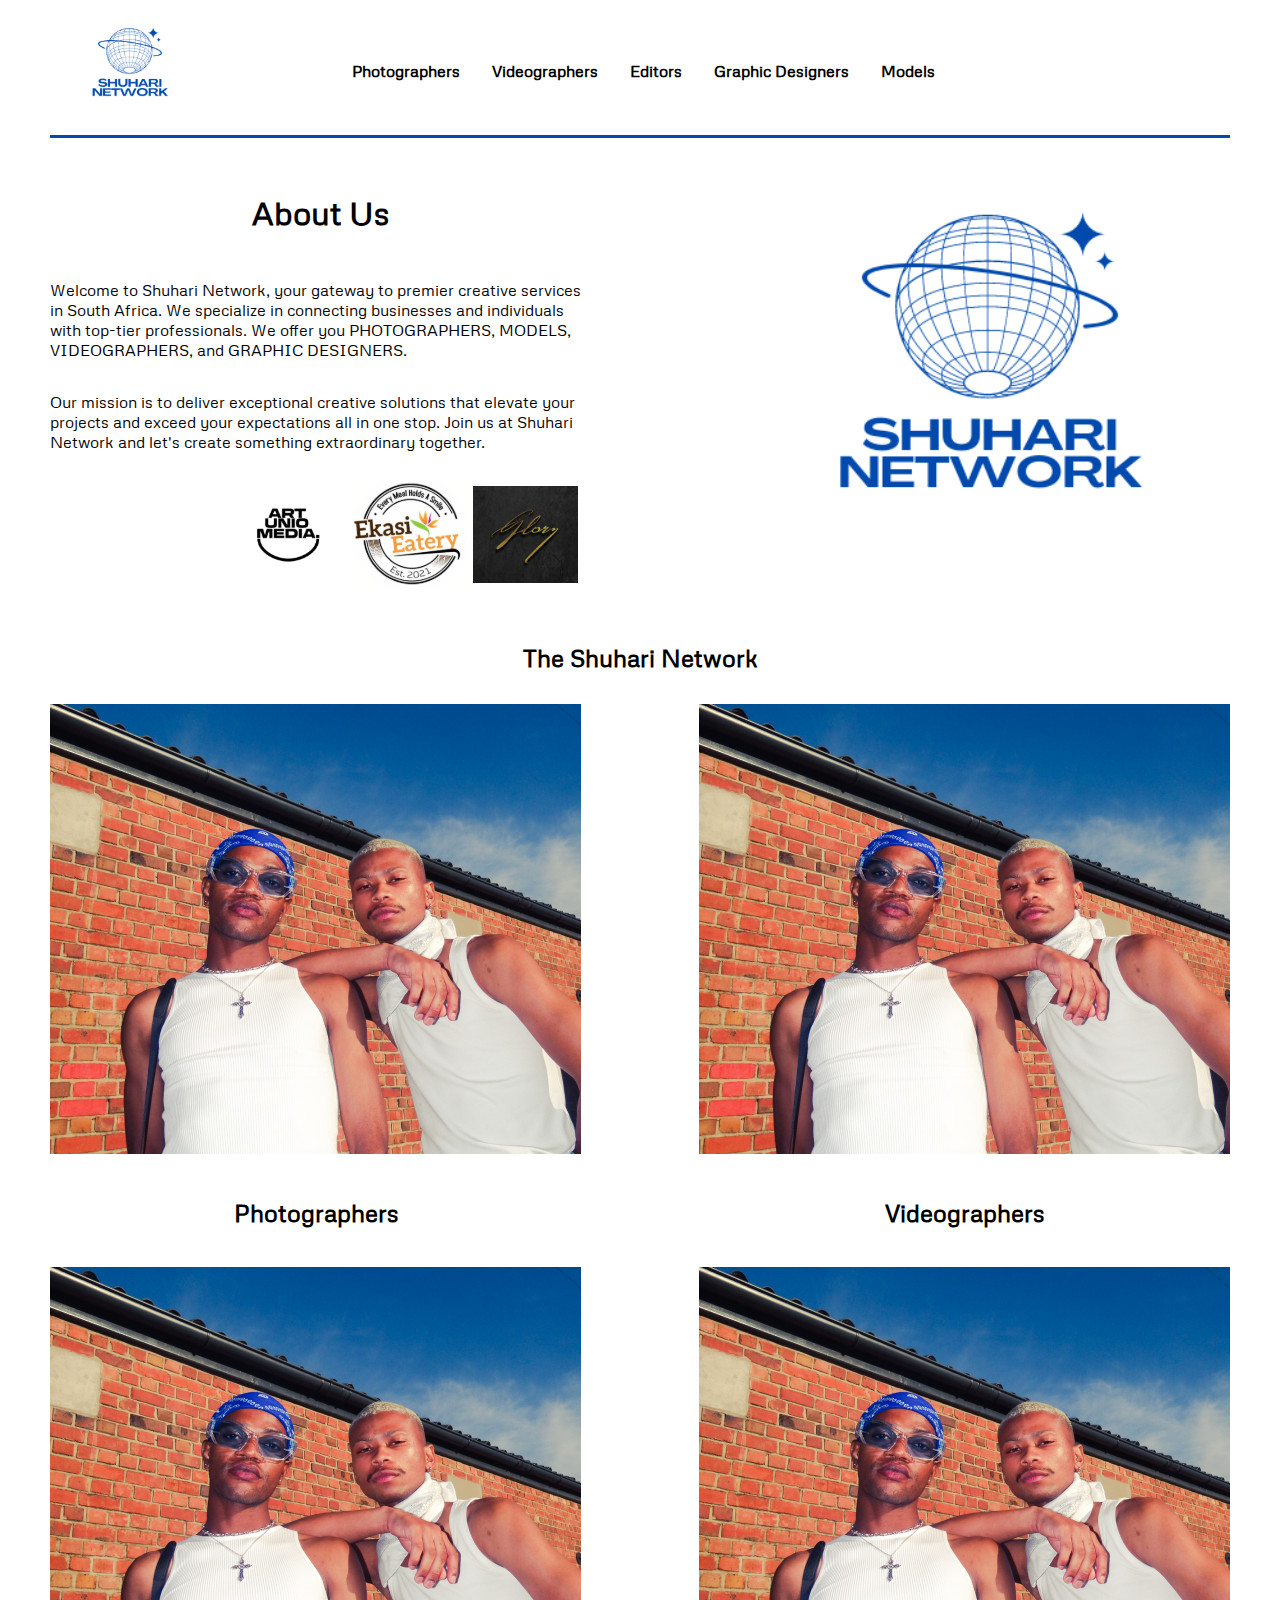
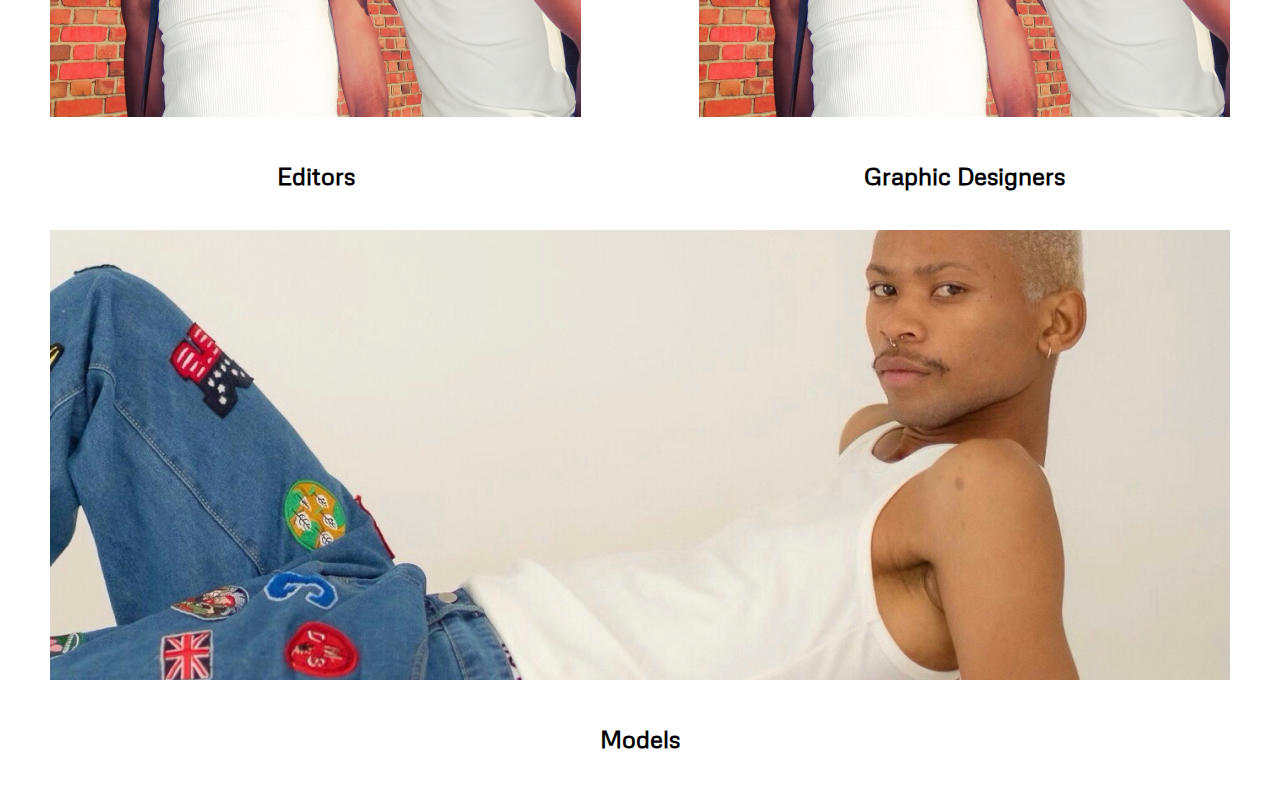
<file: index.html>
<!DOCTYPE html>
<html lang="en">
<link>
    <meta charset="UTF-8">
    <meta name="viewport" content="width=device-width, initial-scale=1.0">
    <title>Shuhari Network</title>
    <link rel="stylesheet" href="styles.css"></link>
</head>
<body>
    <!-- header -->
    <header>
        <div class="wrapper">
            <nav>
                <div class="logo"><a href="index.html"><img src="./images/logo.svg" alt="Logo"></a></div>
                <div class="nav-list">
                    <ul class="nav-items">
                        <li><a href="photographers.html"><h6>photographers</h6></a></li>
                        <li><a href="videosgrapher.html"><h6>videographers</h6></a></li>
                        <li><a href="editors.html"><h6>editors</h6></a></li>
                        <li><a href="graphicDesigner.html"><h6>graphic designers</h6></a></li>
                        <li><a href="models.html"><h6>models</h6></a></li>                        
                    </ul>
                </div>
                <div class="btn contact">contact us</div>
            </nav>
        </div>
    </header>
    <!-- end of header -->
    <!-- about -->
     <section class="wrapper">
        <div class="about-container">
            <div class="about-info">
                <h3>about us</h3>
                <p>Welcome to Shuhari Network, your gateway to premier creative services in South Africa. We specialize in connecting businesses and individuals with top-tier professionals. We offer you PHOTOGRAPHERS, MODELS, VIDEOGRAPHERS, and GRAPHIC DESIGNERS.</p>
                <p>Our mission is to deliver exceptional creative solutions that elevate your projects and exceed your expectations all in one stop. Join us at Shuhari Network and let's create something extraordinary together.</p>
                <div class="brands">
                    <img src="./images/brand1.svg" alt="">
                    <img src="./images/Ekasi Eatery.svg" alt="">
                    <img src="./images/Glory Wines.svg" alt="">
                </div>
            </div>
            <img src="./images/about pic.svg" alt="">
        </div>
     </section>
    <!-- end of about -->
     <!-- content -->
      <section class="wrapper">
        <h4>the shuhari Network</h4>
        <div class="content">
            <div class="card">
                <a href="photographers.html"><img src="./images/click to photographers.png" alt=""></a>
                <h5>photographers</h5>
            </div>
            <div class="card">
                <a href="videosgrapher.html"><img src="./images/click to photographers.png" alt=""></a>
                <h5>videographers</h5>
            </div>
        </div>
        <div class="content">
            <div class="card">
                <a href="editors.html"><img src="./images/click to photographers.png" alt=""></a>
                <h5>editors</h5>
            </div>
            <div class="card">
                <a href="graphicDesigner.html"><img src="./images/click to photographers.png" alt=""></a>
                <h5>graphic designers</h5>
            </div>
        </div>
        <div class="content">
            <div class="card-model">
                <a href="models.html"><img src="./images/click to editors.png" alt=""></a>
                <h5>models</h5>
            </div>
        </div>
          
        </div>
      </section>
     <!-- end of content -->
</body>
</html>
</file>
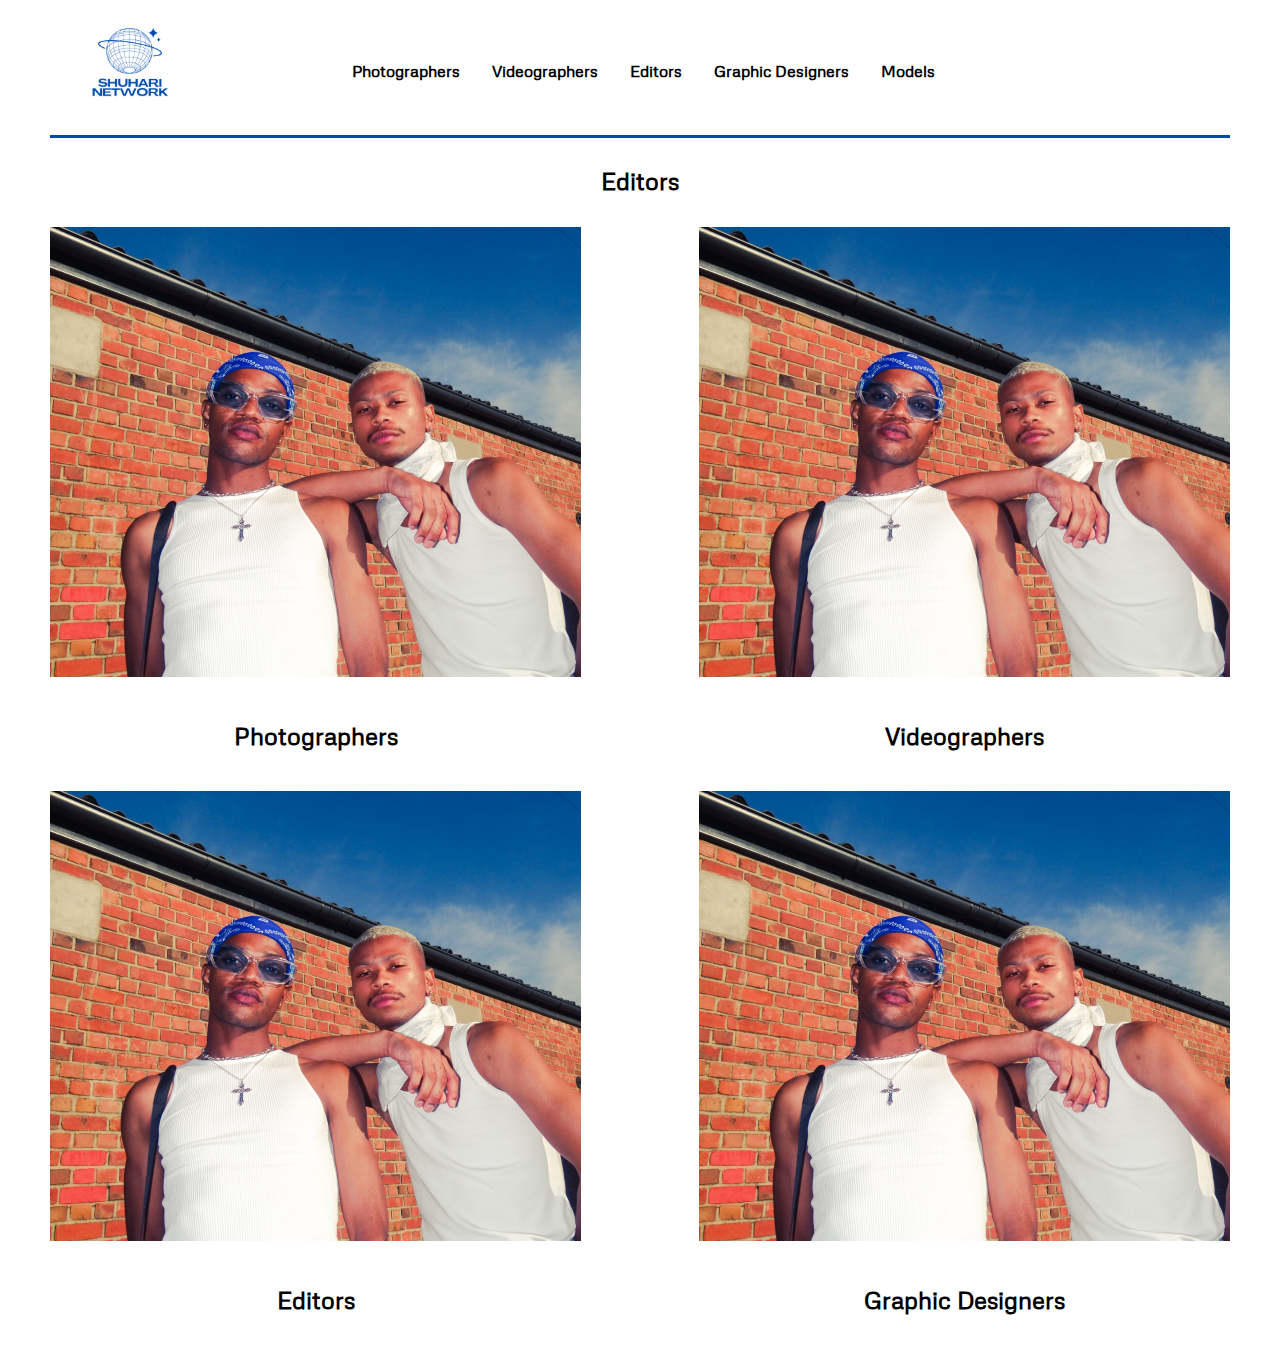
<file: editors.html>
<!DOCTYPE html>
<html lang="en">
<link>
    <meta charset="UTF-8">
    <meta name="viewport" content="width=device-width, initial-scale=1.0">
    <title>Shuhari Network</title>
    <link rel="stylesheet" href="styles.css"></link>
</head>
<body>
    <!-- header -->
    <header>
        <div class="wrapper">
            <nav>
                <div class="logo"><a href="index.html"><img src="./images/logo.svg" alt="Logo"></a></div>
                <div class="nav-list">
                    <ul class="nav-items">
                        <li><a href="photographers.html"><h6>photographers</h6></a></li>
                        <li><a href="videosgrapher.html"><h6>videographers</h6></a></li>
                        <li><a href="editors.html"><h6>editors</h6></a></li>
                        <li><a href="graphicDesigner.html"><h6>graphic designers</h6></a></li>
                        <li><a href="models.html"><h6>models</h6></a></li>                        
                    </ul>
                </div>
                <div class="btn contact">contact us</div>
            </nav>
        </div>
    </header>
    <!-- end of header -->
     <!-- editors -->
     <section class="wrapper">
        <h4>editors</h4>
        <div class="content">
            <div class="card">
                <a href="photographers.html"><img src="./images/click to photographers.png" alt=""></a>
                <h5>photographers</h5>
            </div>
            <div class="card">
                <a href="videosgrapher.html"><img src="./images/click to photographers.png" alt=""></a>
                <h5>videographers</h5>
            </div>
        </div>
        <div class="content">
            <div class="card">
                <a href="editors.html"><img src="./images/click to photographers.png" alt=""></a>
                <h5>editors</h5>
            </div>
            <div class="card">
                <a href="graphicDesigner.html"><img src="./images/click to photographers.png" alt=""></a>
                <h5>graphic designers</h5>
            </div>
        </div>
     <!-- end of editors -->
</file>
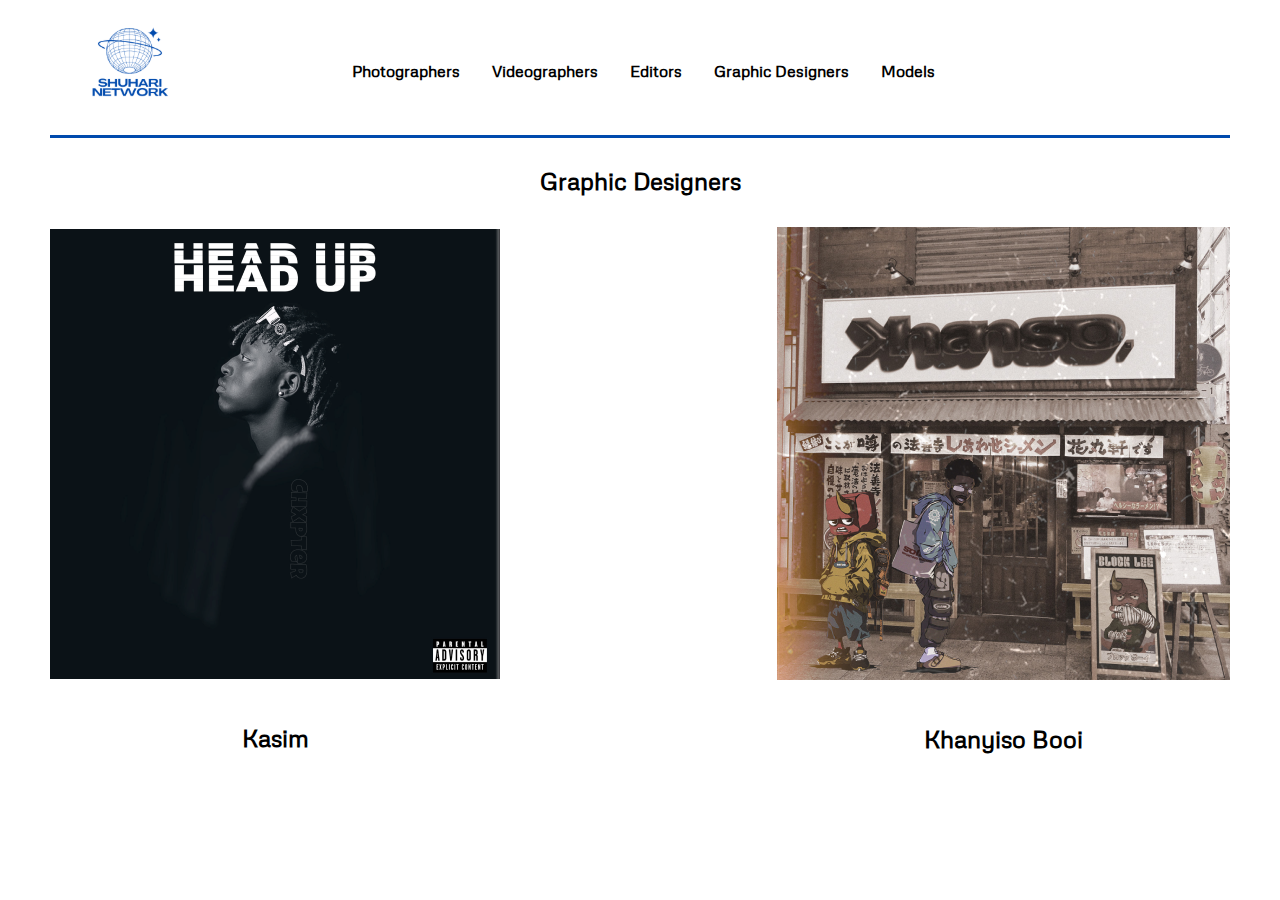
<file: graphicDesigner.html>
<!DOCTYPE html>
<html lang="en">
<link>
    <meta charset="UTF-8">
    <meta name="viewport" content="width=device-width, initial-scale=1.0">
    <title>Shuhari Network</title>
    <link rel="stylesheet" href="styles.css"></link>
</head>
<body>
    <!-- header -->
    <header>
        <div class="wrapper">
            <nav>
                <div class="logo"><a href="index.html"><img src="./images/logo.svg" alt="Logo"></a></div>
                <div class="nav-list">
                    <ul class="nav-items">
                        <li><a href="photographers.html"><h6>photographers</h6></a></li>
                        <li><a href="videosgrapher.html"><h6>videographers</h6></a></li>
                        <li><a href="editors.html"><h6>editors</h6></a></li>
                        <li><a href="graphicDesigner.html"><h6>graphic designers</h6></a></li>
                        <li><a href="models.html"><h6>models</h6></a></li>                        
                    </ul>
                </div>
                <div class="btn contact">contact us</div>
            </nav>
        </div>
    </header>
    <!-- end of header -->
     <!-- designers -->
     <section class="wrapper">
        <h4>graphic designers</h4>
        <div class="content">
            <div class="card">
                <a href="graphic designers/kasim.html"><img src="images/Kasim/Kasim.png" alt=""></a>
                <h5>kasim</h5>
            </div>
            <div class="card">
                <a href="graphic designers/khanyisoBooi.html"><img src="images/Khanyiso Booi/Khanso cooking.png" alt=""></a>
                <h5>Khanyiso Booi</h5>
            </div>
        </div>
       
     <!-- end of designers -->
</file>
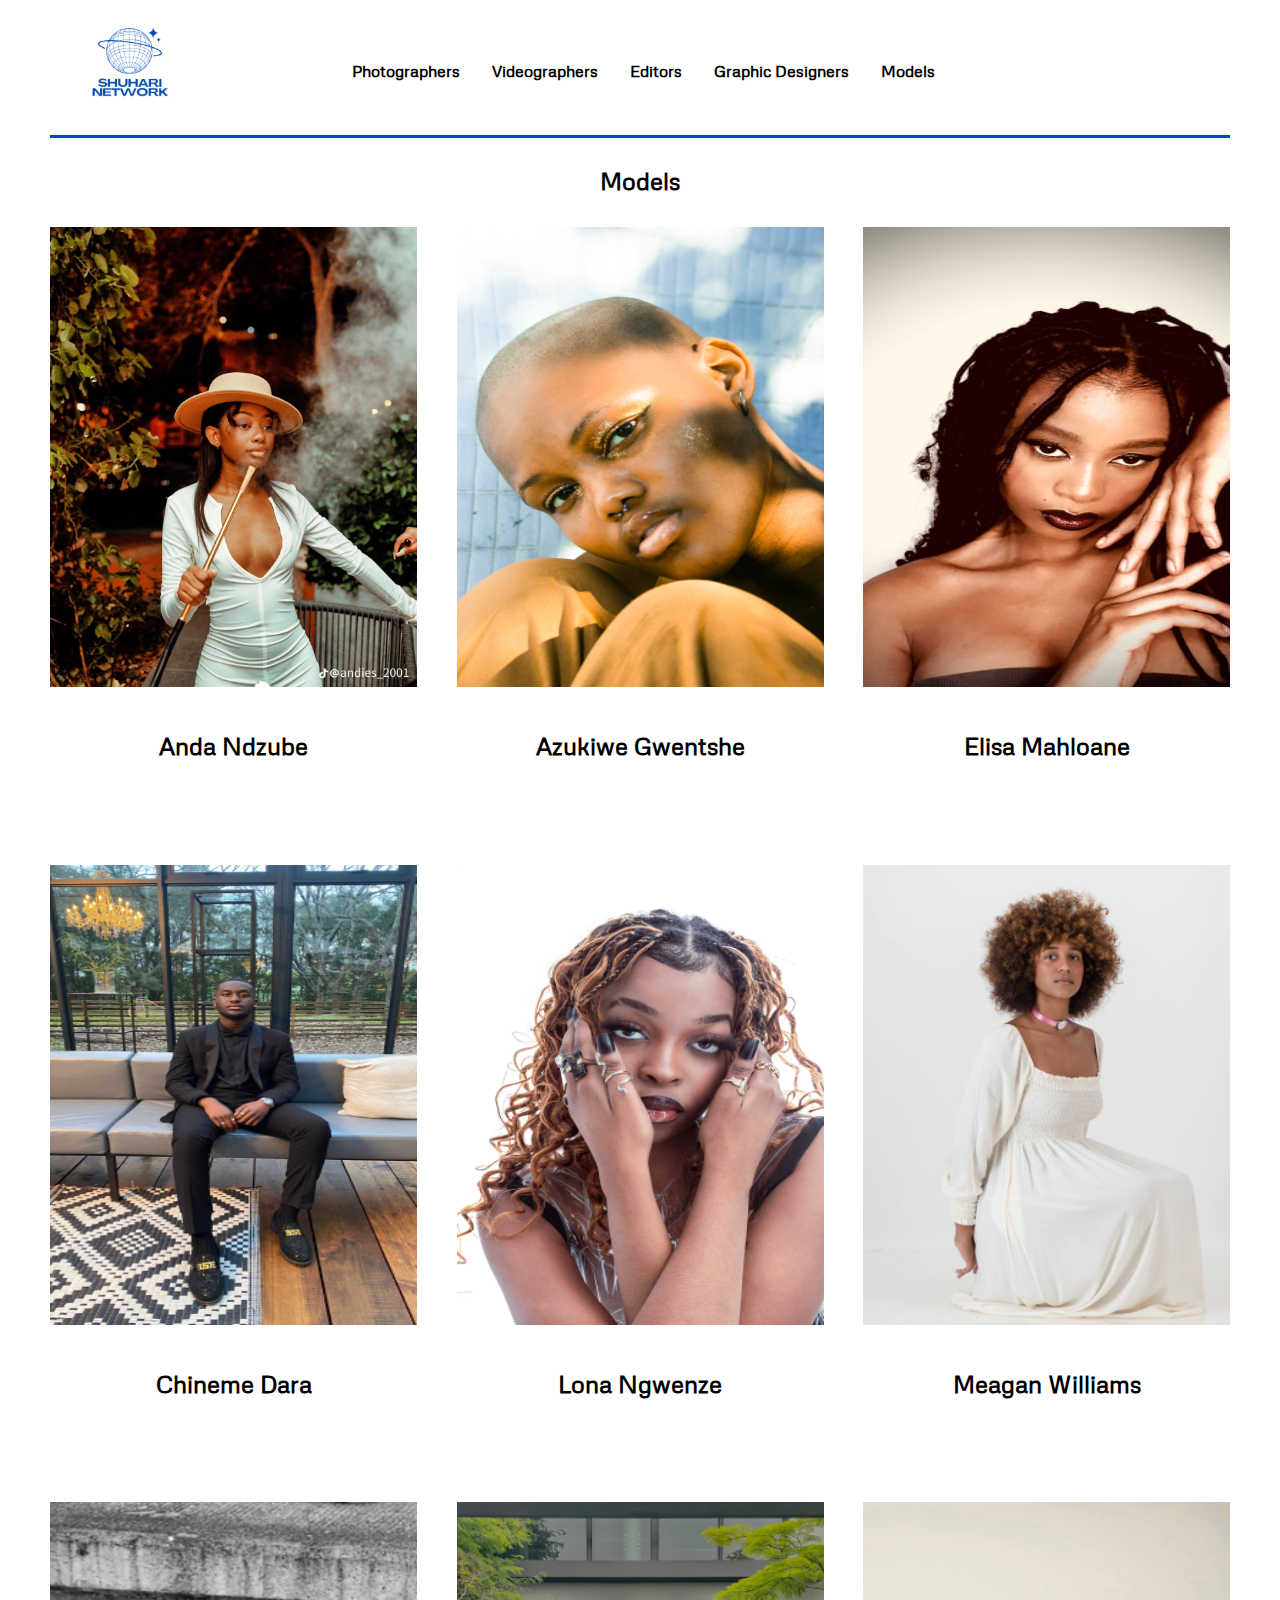
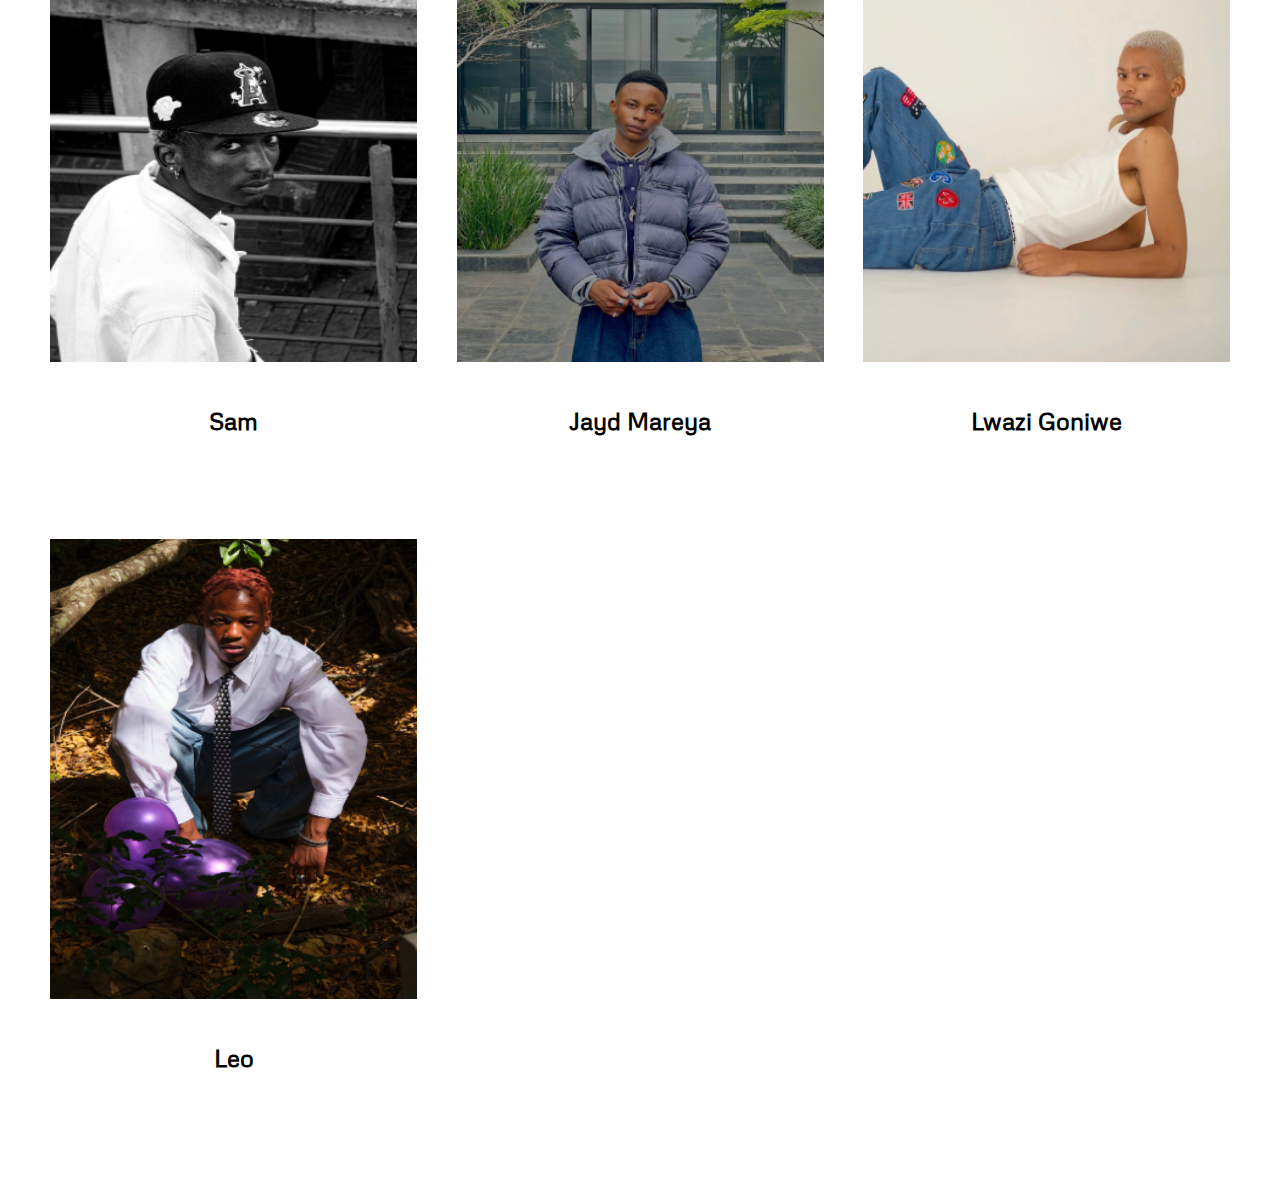
<file: models.html>
<!DOCTYPE html>
<html lang="en">
<link>
    <meta charset="UTF-8">
    <meta name="viewport" content="width=device-width, initial-scale=1.0">
    <title>Shuhari Network</title>
    <link rel="stylesheet" href="styles.css"></link>
</head>
<body>
    <!-- header -->
    <header>
        <div class="wrapper">
            <nav>
                <div class="logo"><a href="index.html"><img src="./images/logo.svg" alt="Logo"></a></div>
                <div class="nav-list">
                    <ul class="nav-items">
                        <li><a href="photographers.html"><h6>photographers</h6></a></li>
                        <li><a href="videosgrapher.html"><h6>videographers</h6></a></li>
                        <li><a href="editors.html"><h6>editors</h6></a></li>
                        <li><a href="graphicDesigner.html"><h6>graphic designers</h6></a></li>
                        <li><a href="models.html"><h6>models</h6></a></li>                        
                    </ul>
                </div>
                <div class="btn contact">contact us</div>
            </nav>
        </div>
    </header>
    <!-- end of header -->
     <!-- models -->
      <section class="wrapper">
        <h4>models</h4>
        <div class="model-container">
            <div class="model-card">
                <a href="#"><img src="images/Anda Ndzube/anda.svg" alt=""></a>
                <h5>anda ndzube</h5>
            </div>
            <div class="model-card">
                <a href="#"><img src="images/Azukiwe Gwentshe/Azukiwe Gwentshe.png" alt=""></a>
                <h5>Azukiwe Gwentshe</h5>
            </div>
            <div class="model-card">
                <a href="#"><img src="images/Elisa Mahloane/ELISA.png" alt=""></a>
                <h5>elisa Mahloane</h5>
            </div>
        </div>
        <div class="model-container">
            <div class="model-card">
                <a href="#"><img src="images/Chineme Dara/Chineme Dara.png" alt=""></a>
                <h5>Chineme Dara</h5>
            </div>
            <div class="model-card">
                <a href="#"><img src="images/Lona Ngwenze/Lona Ngwenze.png" alt=""></a>
                <h5>Lona Ngwenze</h5>
            </div>
            <div class="model-card">
                <a href="#"><img src="images/Meagan Williams/Meagan Williams.png" alt=""></a>
                <h5>Meagan Williams</h5>
            </div>
        </div>
        <div class="model-container">
            <div class="model-card">
                <a href="#"><img src="images/sam/sam.png" alt=""></a>
                <h5>sam</h5>
            </div>
            <div class="model-card">
                <a href="#"><img src="images/Jayd Mareya/Jayd Mareya.png" alt=""></a>
                <h5>Jayd Mareya</h5>
            </div>
            <div class="model-card">
                <a href="#"><img src="images/Lwazi Goniwe/Lwazi Goniwe.png" alt=""></a>
                <h5>Lwazi Goniwe</h5>
            </div>
        </div>
        <div class="model-container">
            <div class="model-card">
                <a href="#"><img src="images/leo/leo.png" alt=""></a>
                <h5>leo</h5>
            </div>
            <!-- <div class="model-card">
                <a href="#"><img src="" alt=""></a>
                <h5></h5>
            </div>
            <div class="model-card">
                <a href="#"><img src="" alt=""></a>
                <h5></h5>
            </div> -->
        </div>
              
      </section>
     <!-- end of models -->
</file>
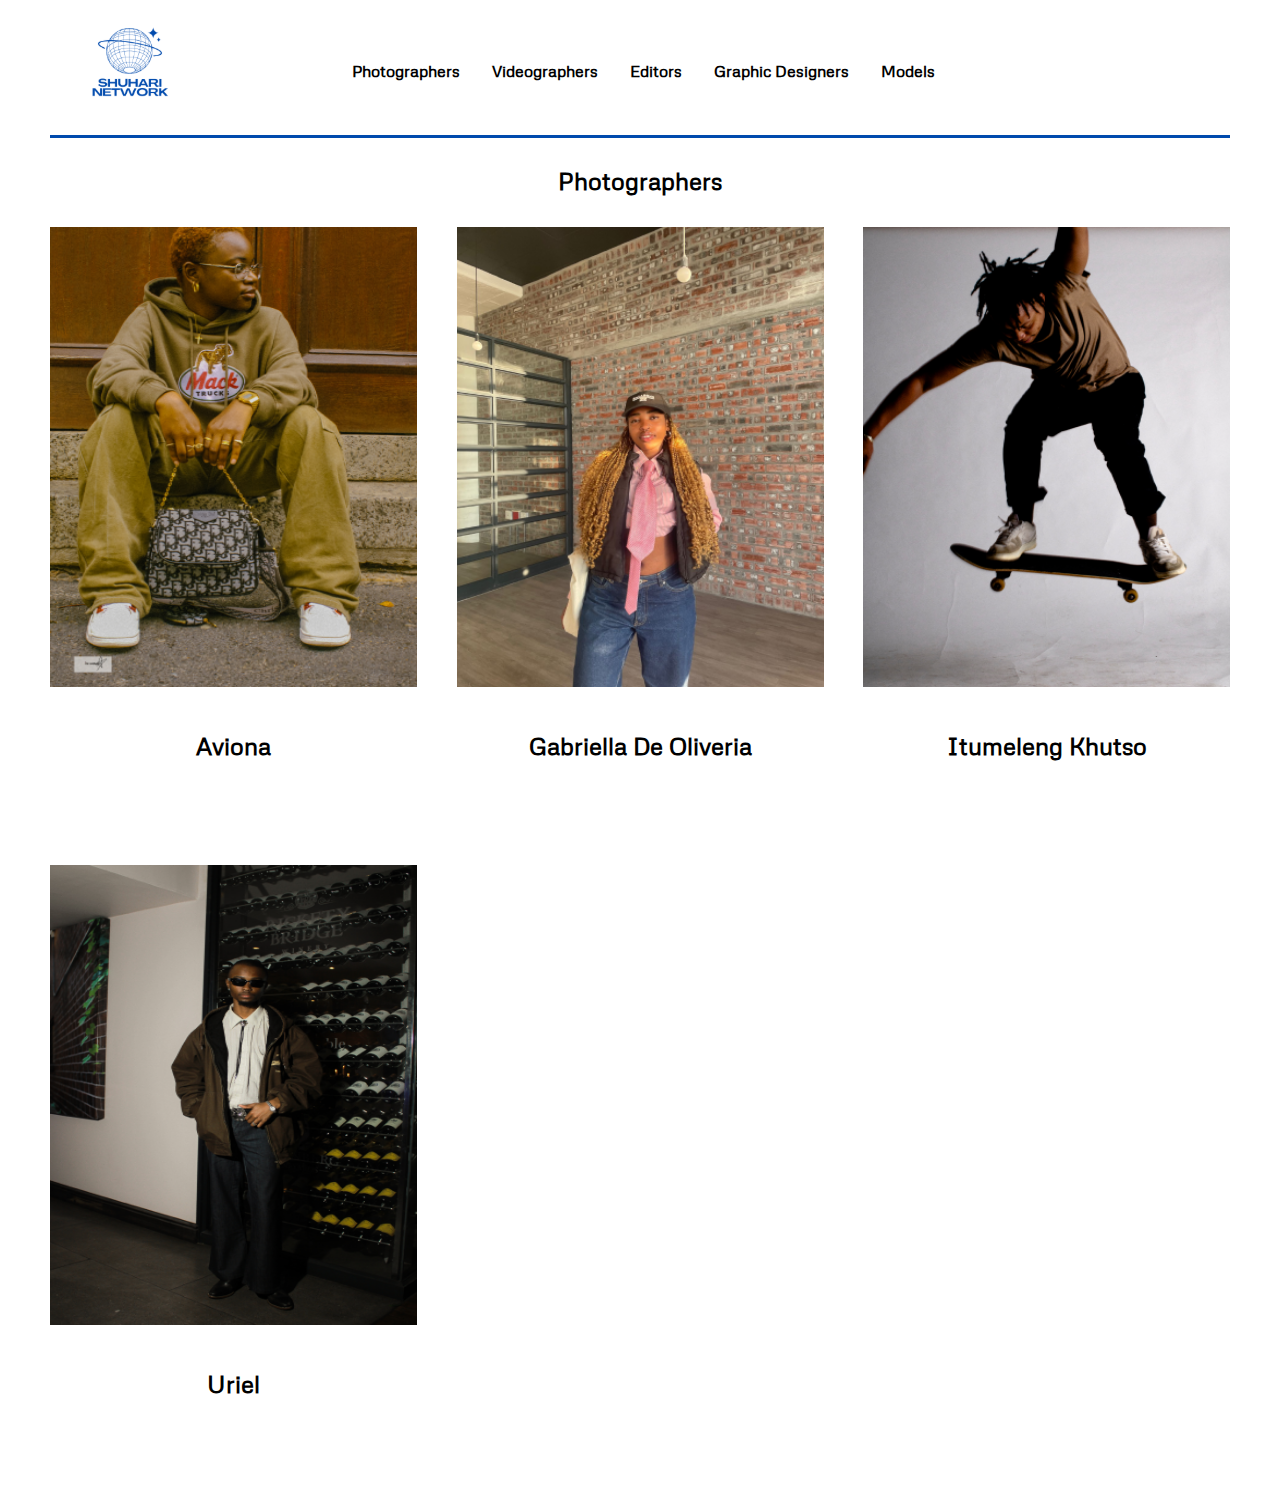
<file: photographers.html>
<!DOCTYPE html>
<html lang="en">
<link>
    <meta charset="UTF-8">
    <meta name="viewport" content="width=device-width, initial-scale=1.0">
    <title>Shuhari Network</title>
    <link rel="stylesheet" href="styles.css"></link>
</head>
<body>
    <!-- header -->
    <header>
        <div class="wrapper">
            <nav>
                <div class="logo"><a href="index.html"><img src="./images/logo.svg" alt="Logo"></a></div>
                <div class="nav-list">
                    <ul class="nav-items">
                        <li><a href="photographers.html"><h6>photographers</h6></a></li>
                        <li><a href="videosgrapher.html"><h6>videographers</h6></a></li>
                        <li><a href="editors.html"><h6>editors</h6></a></li>
                        <li><a href="graphicDesigner.html"><h6>graphic designers</h6></a></li>
                        <li><a href="models.html"><h6>models</h6></a></li>                        
                    </ul>
                </div>
                <div class="btn contact">contact us</div>
            </nav>
        </div>
    </header>
    <!-- end of header -->
     <!-- photographer --> <section class="wrapper">
        <h4>photographers</h4>
        <div class="model-container">
            <div class="model-card">
                <a href="photographers/aviona.html"><img src="./images/Aviona/Aviona.png" alt=""></a>
                <h5>aviona</h5>
            </div>
            <div class="model-card">
                <a href="#"><img src="./images/Gabriella De Oliveria/Gabriella De Oliveria.png" alt=""></a>
                <h5>Gabriella De Oliveria</h5>
            </div>
            <div class="model-card">
                <a href="photographers/itumeleng.html"><img src="./images/Itumeleng Khutso/Itumeleng Khutso.png" alt=""></a>
                <h5>Itumeleng Khutso</h5>
            </div>
        </div>
        <div class="model-container">
            <div class="model-card">
                <a href="#"><img src="./images/Uriel.photg/Uriel.photg.png" alt=""></a>
                <h5>Uriel</h5>
            </div>
            <!-- <div class="model-card">
                <a href="#"><img src="./images/Gabriella De Oliveria/Gabriella De Oliveria.png" alt=""></a>
                <h5>Gabriella De Oliveria</h5>
            </div>
            <div class="model-card">
                <a href="#"><img src="./images/Itumeleng Khutso/Itumeleng Khutso.png" alt=""></a>
                <h5>Itumeleng Khutso</h5> -->
            </div>
        </div>
     <!-- end of photographer -->
</file>
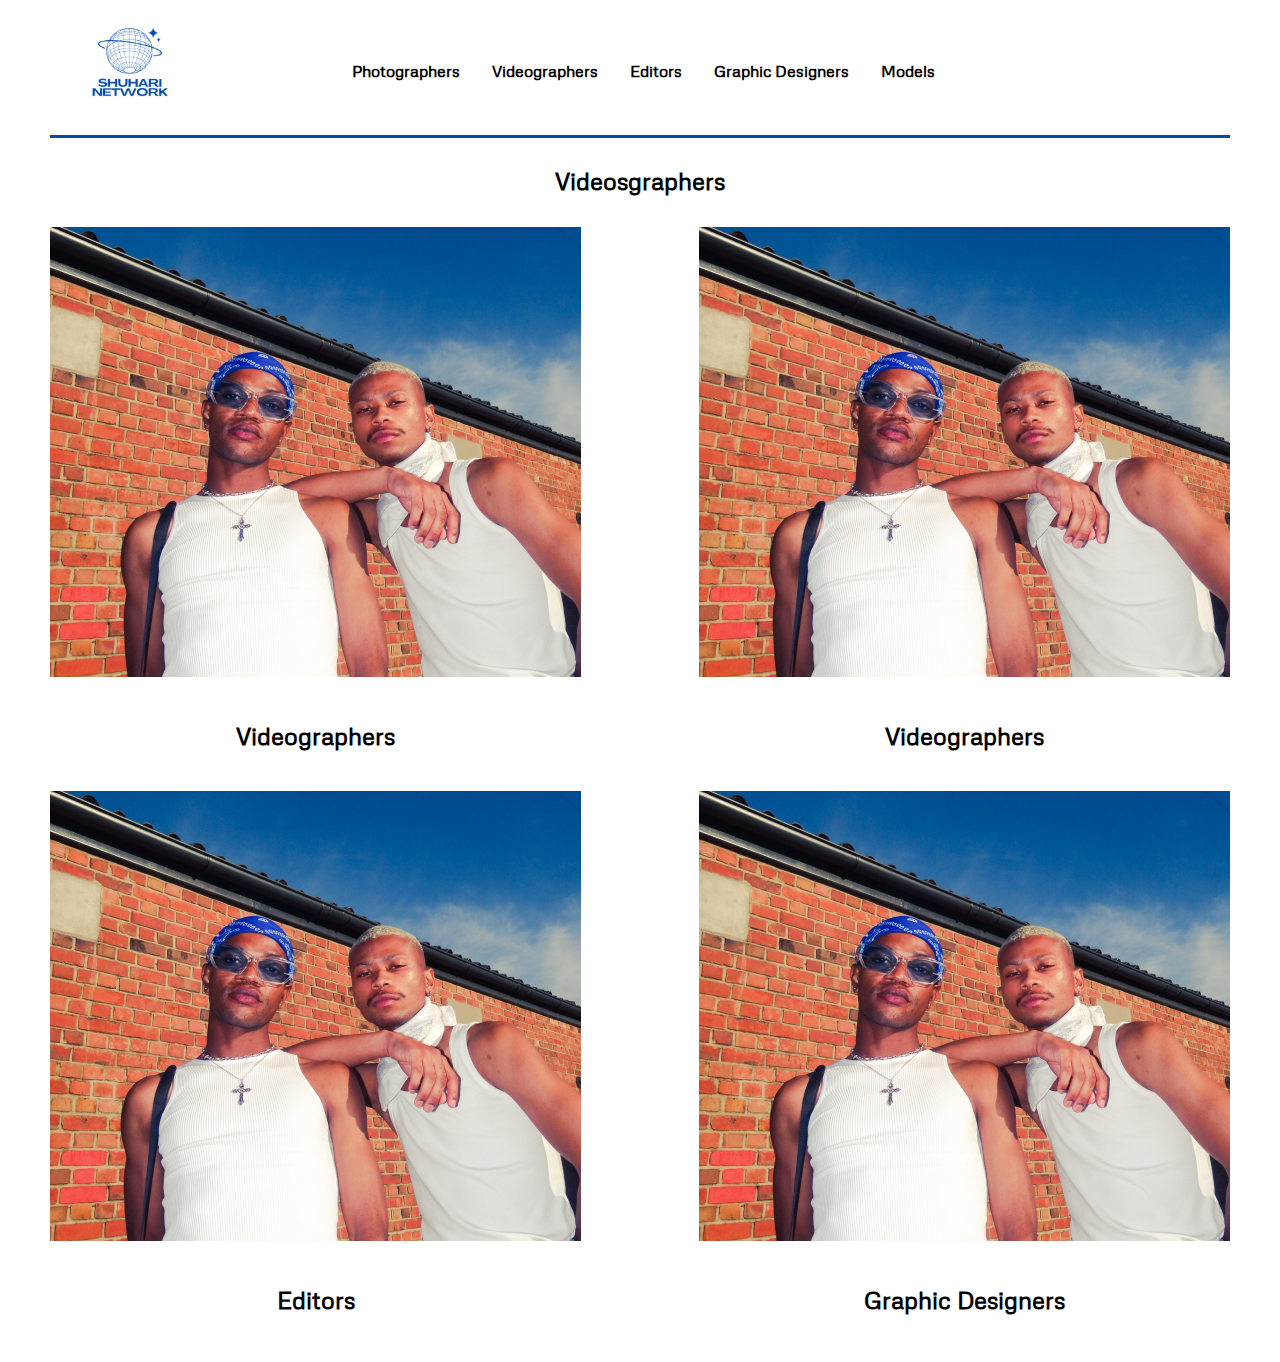
<file: videosgrapher.html>
<!DOCTYPE html>
<html lang="en">
<link>
    <meta charset="UTF-8">
    <meta name="viewport" content="width=device-width, initial-scale=1.0">
    <title>Shuhari Network</title>
    <link rel="stylesheet" href="styles.css"></link>
</head>
<body>
    <!-- header -->
    <header>
        <div class="wrapper">
            <nav>
                <div class="logo"><a href="index.html"><img src="./images/logo.svg" alt="Logo"></a></div>
                <div class="nav-list">
                    <ul class="nav-items">
                        <li><a href="photographers.html"><h6>photographers</h6></a></li>
                        <li><a href="videosgrapher.html"><h6>videographers</h6></a></li>
                        <li><a href="editors.html"><h6>editors</h6></a></li>
                        <li><a href="graphicDesigner.html"><h6>graphic designers</h6></a></li>
                        <li><a href="models.html"><h6>models</h6></a></li>                        
                    </ul>
                </div>
                <div class="btn contact">contact us</div>
            </nav>
        </div>
    </header>
    <!-- end of header -->
     <!-- videographers -->
     <section class="wrapper">
        <h4>videosgraphers</h4>
        <div class="content">
            <div class="card">
                <a href="photographers.html"><img src="./images/click to photographers.png" alt=""></a>
                <h5>videographers</h5>
            </div>
            <div class="card">
                <a href="videosgrapher.html"><img src="./images/click to photographers.png" alt=""></a>
                <h5>videographers</h5>
            </div>
        </div>
        <div class="content">
            <div class="card">
                <a href="editors.html"><img src="./images/click to photographers.png" alt=""></a>
                <h5>editors</h5>
            </div>
            <div class="card">
                <a href="graphicDesigner.html"><img src="./images/click to photographers.png" alt=""></a>
                <h5>graphic designers</h5>
            </div>
        </div>
     <!-- end of videographers -->
</file>
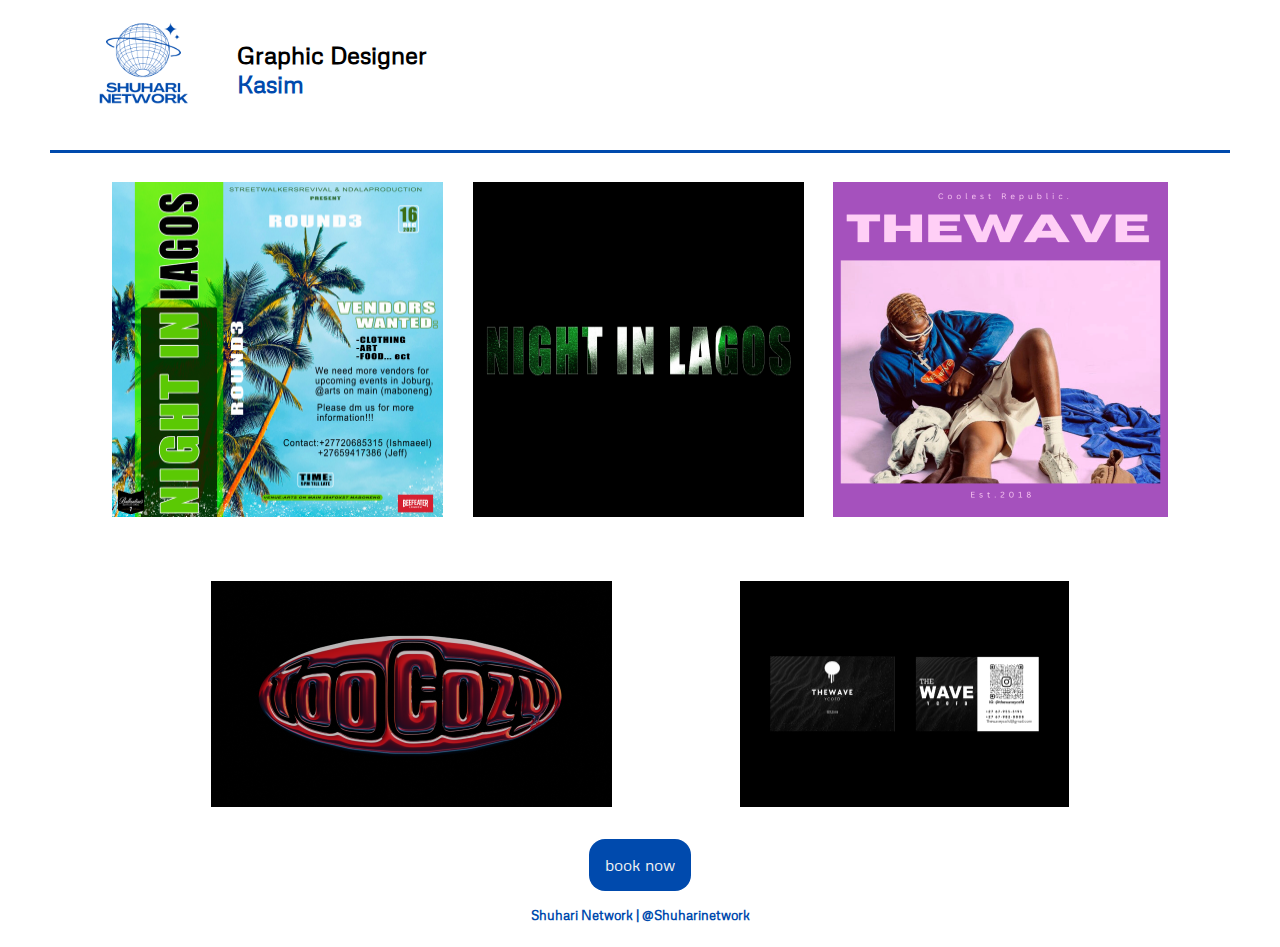
<file: graphic designers/kasim.html>
<!DOCTYPE html>
<html lang="en">
<link>
    <meta charset="UTF-8">
    <meta name="viewport" content="width=device-width, initial-scale=1.0">
    <title>Shuhari Network</title>
    <link rel="stylesheet" href="../styles.css"></link>
</head>
<body>
    <section class="wrapper">
        <nav>
            <div class="logo-individual">
                <a href="../index.html"><img src="../images/logo.svg" alt="logo"></a>
                <div class="role-name">
                    <h4>graphic designer</h4>
                    <h2>kasim</h2>
                </div>
            </div>
            <div class="btn back"><a href="../graphicDesigner.html">back</a></div>
        </nav>

        <div class="kanyiso-images">
            <img src="../images/Kasim/k2.png" alt="">
            <img src="../images/Kasim/k3.png" alt="">
            <img src="../images/Kasim/k4.png" alt="">
        </div>
        <div class="kanyiso-images">
            <img src="../images/Kasim/k5.png" alt="">
            <img src="../images/Kasim/k6.png" alt="">
        </div>
        <div class="btn-book"><a href="../graphicDesigner.html">book now</a></div>
        <h1>shuhari network | @shuharinetwork</h1>
    </section>
</body>
</html>
</file>
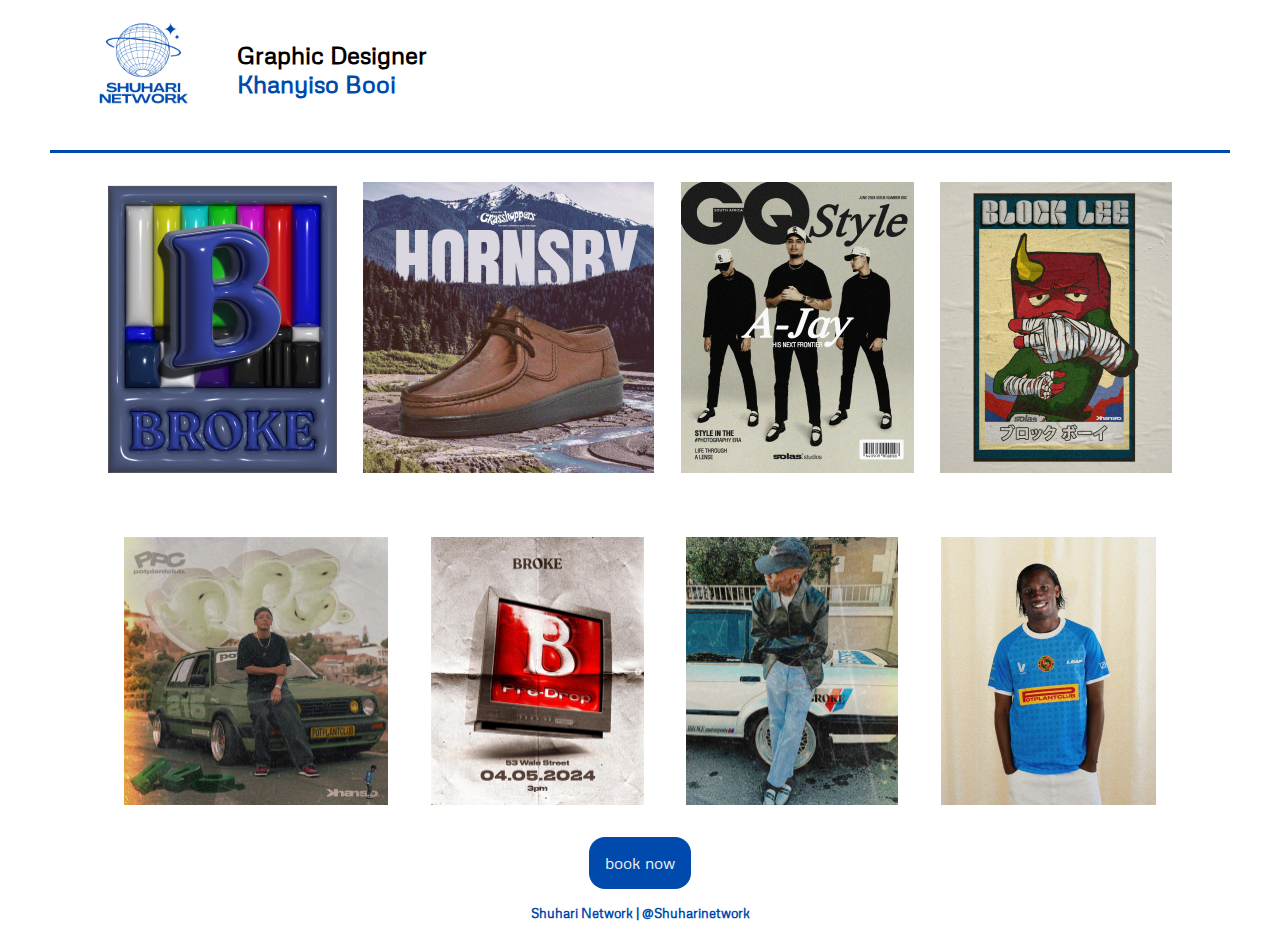
<file: graphic designers/khanyisoBooi.html>
<!DOCTYPE html>
<html lang="en">
<link>
    <meta charset="UTF-8">
    <meta name="viewport" content="width=device-width, initial-scale=1.0">
    <title>Shuhari Network</title>
    <link rel="stylesheet" href="../styles.css"></link>
</head>
<body>
    <section class="wrapper">
        <nav>
            <div class="logo-individual">
                <a href="../index.html"><img src="../images/logo.svg" alt="logo"></a>
                <div class="role-name">
                    <h4>graphic designer</h4>
                    <h2>khanyiso Booi</h2>
                </div>
            </div>
            <div class="btn back"><a href="../graphicDesigner.html">back</a></div>
        </nav>

        <div class="kanyiso-images">
            <img src="../images/Khanyiso Booi/booi2.png" alt="">
            <img src="../images/Khanyiso Booi/k3.png" alt="">
            <img src="../images/Khanyiso Booi/booi4.png" alt="">
            <img src="../images/Khanyiso Booi/booi5.png" alt="">
        </div>
        <div class="kanyiso-images">
            <img src="../images/Khanyiso Booi/booi6.png" alt="">
            <img src="../images/Khanyiso Booi/booi7.png" alt="">
            <img src="../images/Khanyiso Booi/booi8.png" alt="">
            <img src="../images/Khanyiso Booi/booi10.png" alt="">
        </div>
        <div class="btn-book"><a href="../graphicDesigner.html">book now</a></div>
        <h1>shuhari network | @shuharinetwork</h1>
    </section>
</body>
</html>
</file>
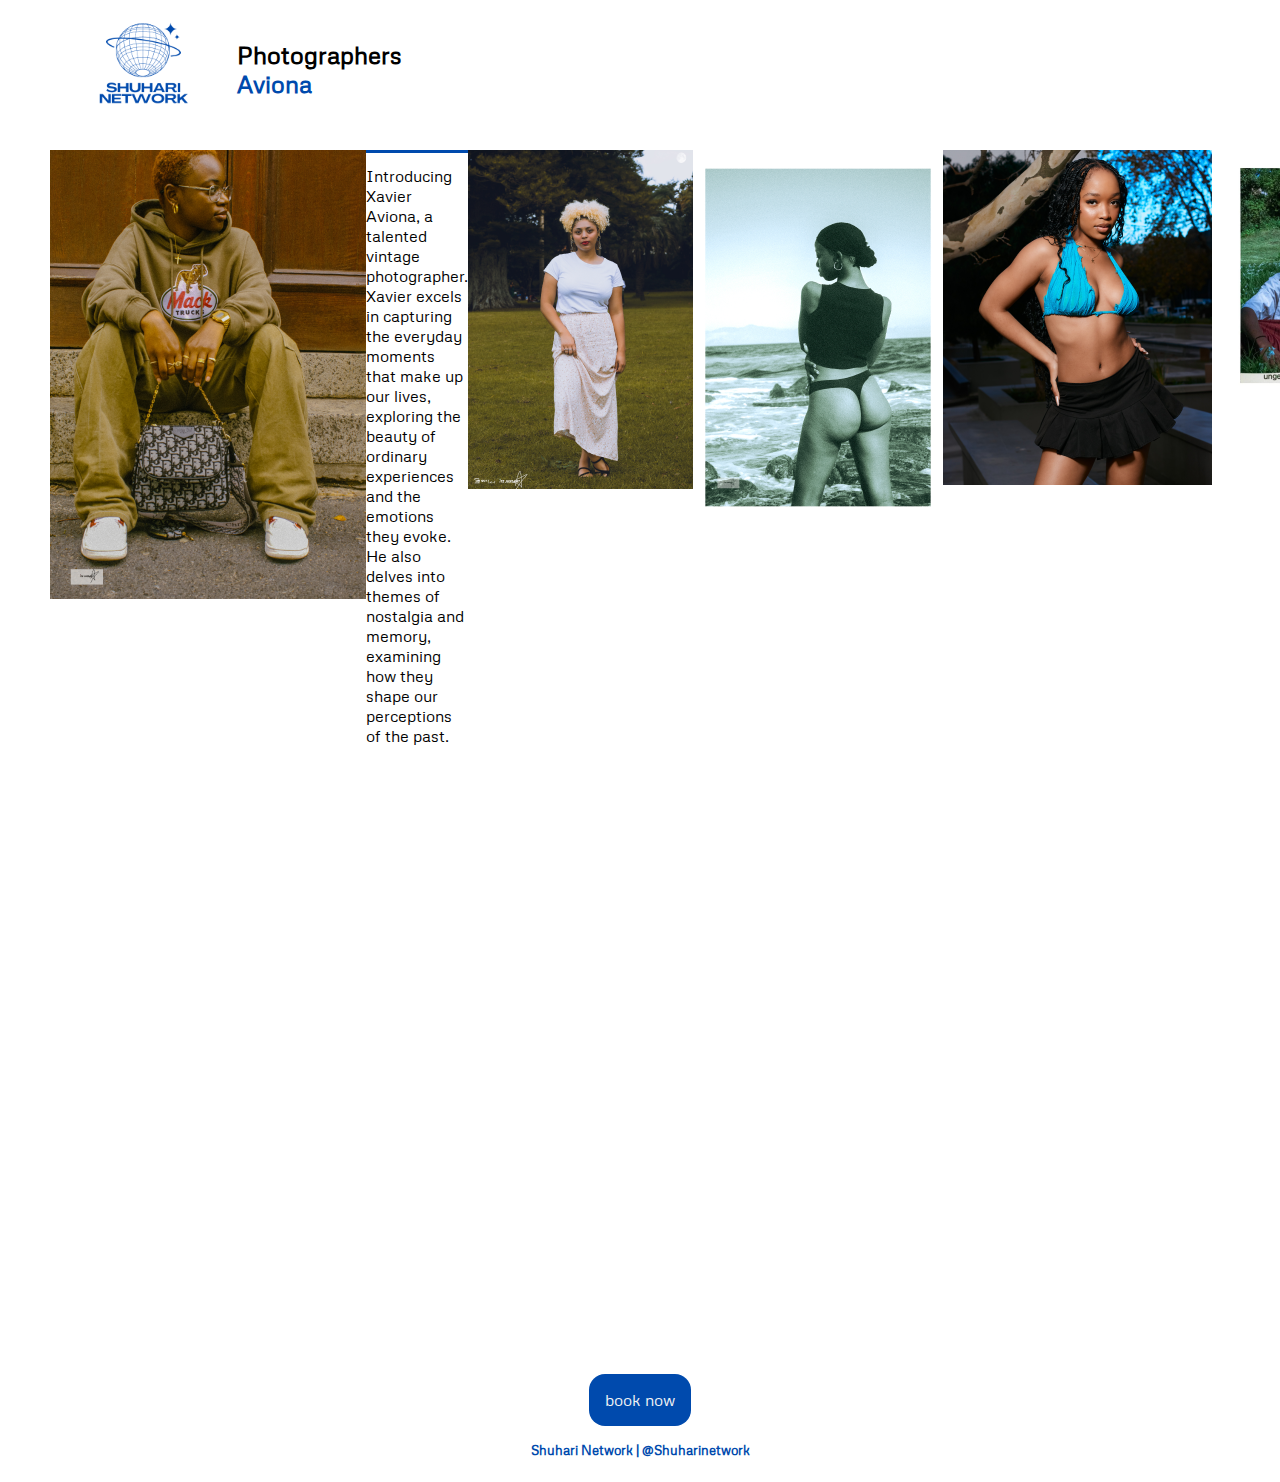
<file: photographers/aviona.html>
<!DOCTYPE html>
<html lang="en">
<link>
    <meta charset="UTF-8">
    <meta name="viewport" content="width=device-width, initial-scale=1.0">
    <title>Shuhari Network</title>
    <link rel="stylesheet" href="../styles.css"></link>
</head>
<body>
    <section class="wrapper">
        <nav>
            <div class="logo-individual">
                <a href="../index.html"><img src="../images/logo.svg" alt="logo"></a>
                <div class="role-name">
                    <h4>photographers</h4>
                    <h2>aviona</h2>
                </div>
            </div>
            <div class="btn back"><a href="../photographers.html">back</a></div>
        </nav>

        <div class="aviona-page">
            <img src="../images/Aviona/Aviona.png" alt="" id="aviona1">
            <p>Introducing Xavier Aviona, a talented vintage photographer. Xavier excels in capturing the everyday moments that make up our lives, exploring the beauty of ordinary experiences and the emotions they evoke. He also delves into themes of nostalgia and memory, examining how they shape our perceptions of the past.</p>
            <img src="../images/Aviona/av2.png" alt="" id="aviona2">
            <img src="../images/Aviona/av3.png" alt="" id="aviona3">
            <img src="../images/Aviona/av5.png" alt="" id="aviona4">
            <img src="../images/Aviona/av6.png" alt="" id="aviona5">
            
        </div>
        <div class="btn-book"><a href="../photographers.html">book now</a></div>
        <h1>shuhari network | @shuharinetwork</h1>
    </section>
</body>
</html>
</file>
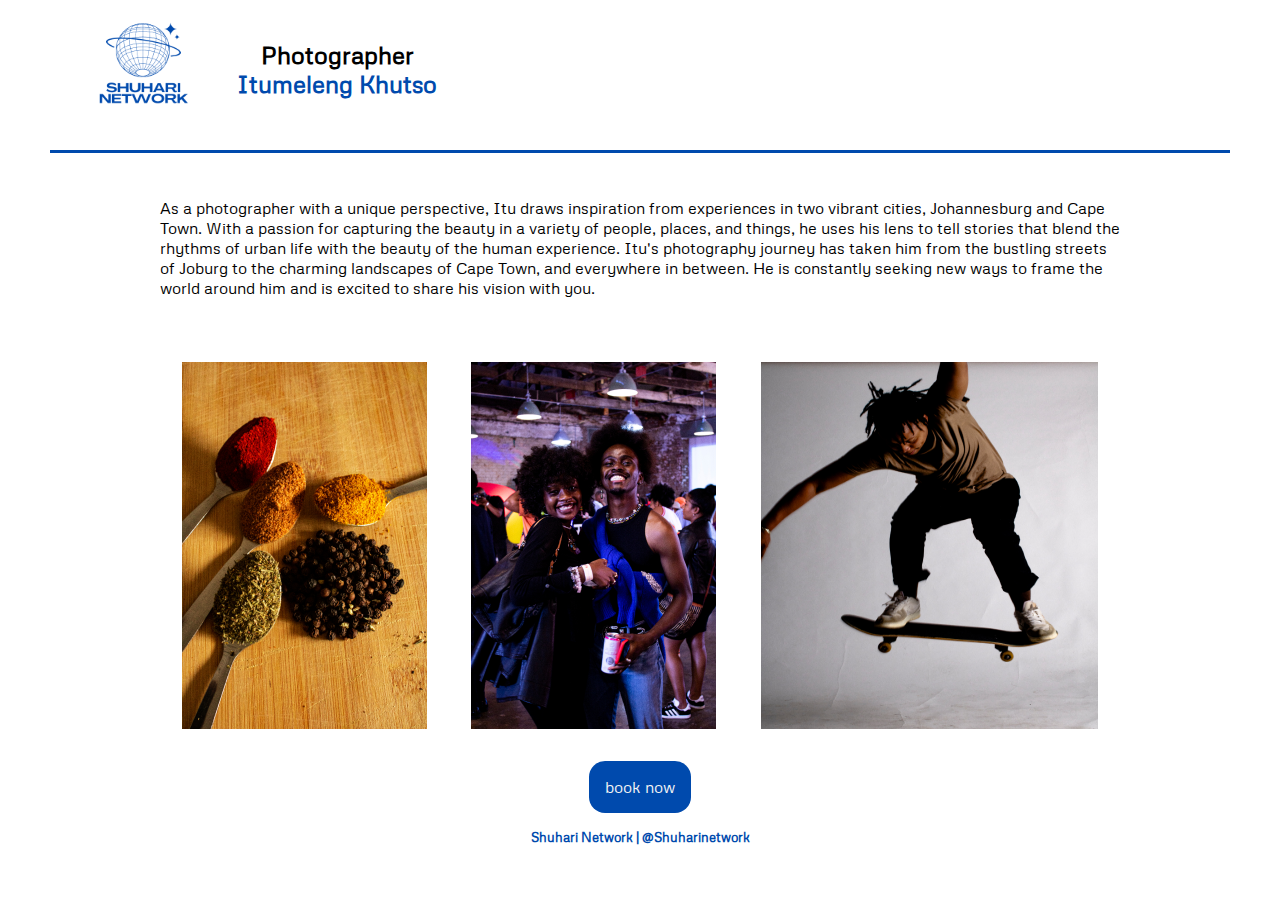
<file: photographers/itumeleng.html>
<!DOCTYPE html>
<html lang="en">
<link>
    <meta charset="UTF-8">
    <meta name="viewport" content="width=device-width, initial-scale=1.0">
    <title>Shuhari Network</title>
    <link rel="stylesheet" href="../styles.css"></link>
</head>
<body>
    <section class="wrapper">
        <nav>
            <div class="logo-individual">
                <a href="../index.html"><img src="../images/logo.svg" alt="logo"></a>
                <div class="role-name">
                    <h4>photographer</h4>
                    <h2>itumeleng khutso</h2>
                </div>
            </div>
            <div class="btn back"><a href="../photographers.html">back</a></div>
        </nav>

        <div class="itumeleng-info">
            <p>As a photographer with a unique perspective, Itu draws inspiration from experiences in two vibrant cities, Johannesburg and Cape Town. With a passion for capturing the beauty in a variety of people, places, and things, he uses his lens to tell stories that blend the rhythms of urban life with the beauty of the human experience.
                Itu's photography journey has taken him from the bustling streets of Joburg to the charming landscapes of Cape Town, and everywhere in between. He is constantly seeking new ways to frame the world around him and is excited to share his vision with you.</p>
            <div class="itumeleng-images">
                <img src="../images/Itumeleng Khutso/itu2.png" alt="">
                <img src="../images/Itumeleng Khutso/itu3.png" alt="">
                <img src="../images/Itumeleng Khutso/Itumeleng Khutso.png" alt="">
            </div>
        </div>
        <div class="btn-book"><a href="../photographers.html">book now</a></div>
        <h1>shuhari network | @shuharinetwork</h1>
    </section>
</body>
</html>
</file>
<file: styles.css>
/* =============
fonts
===============*/
@import url('https://fonts.googleapis.com/css2?family=Metrophobic&display=swap');
/* =============
variables
===============*/
:root{
    --primary-color-1:#F5F5F5;
    --primary-color-3:#004AAD;
    --primary-color-5:#000000;
    
    --transition:all 300ms linear;
    --spacing:0.25rem;
    --radius:0.9rem;

    --ff-primary-1:'Metrophobic', sans-serif;
}
/* ==========
global styles
========== */
html{
    scroll-behavior: smooth;
}
.wrapper{
    max-width: 1180px;
    margin: 0 auto;
    /* background: gray; */
}
a{
    text-decoration: none;
    color: var(--primary-color-6);
}
p{
    font-family: var(--ff-primary-1);
}

h1{
    color: var(--primary-color-3);
    font-size: 0.8rem;
    text-transform: capitalize;
    font-family: var(--ff-primary-1);
    text-align: center;
    padding: 1rem;
    margin: auto;
}
h2{
    color: var(--primary-color-3);
    font-size: 1.5rem;
    text-transform: capitalize;
    font-family: var(--ff-primary-1);
    position: relative;
    top: -2rem;
}
h3{
    color: var(--primary-color-5);
    font-size: 2rem;
    text-transform: capitalize;
    font-family: var(--ff-primary-1);
    width: auto;
}

h4{
    color: var(--primary-color-5);
    font-size: 1.5rem;
    text-transform: capitalize;
    font-family: var(--ff-primary-1);
    width: auto;
    text-align: center;
}
h5{
    color: var(--primary-color-5);
    font-size: 1.5rem;
    text-transform: capitalize;
    font-family: var(--ff-primary-1);
}
h6{
    color: var(--primary-color-5);
    font-size: 1rem;
    text-transform: capitalize;
    font-family: var(--ff-primary-1);
}
ul{
    list-style-type: none;
}

  .btn{
    text-transform: capitalize;
    box-shadow: 3px 3px var(--primary-color-3);
    padding: 1rem;
    font-size: 1rem;
    cursor: pointer;
    font-family: var(--ff-primary-1);
    font-weight: 600;
    color: var(--primary-color-5);
    border-radius: 1rem;
    animation: btn 5s;
    animation-fill-mode: forwards;
    opacity: 0;
  }
  .btn-book{
    background: var(--primary-color-3);
    color: var(--primary-color-1);
    font-weight: 100;
    padding: 1rem;
    font-size: 1rem;
    font-family: var(--ff-primary-1);
    max-width: fit-content;
    border-radius: 1rem;
    margin: auto;
  }
  .btn-book:hover{
    transition: var(--transition);
    background: var(--primary-color-5);
    color: var(--primary-color-1);
  }
 .btn:hover{
    background: var(--primary-color-3);
    transition: var(--transition);
    color: var(--primary-color-1);
    font-weight: 100;
 }
 @keyframes btn{
    0%{
     
    }
    25%{
    }
    100%{
        opacity: 1;
    }
}

/* ==========
nav
========== */
nav{
    display: flex;
    flex-direction: row;
    justify-content: space-between;
    align-items: center;
    box-shadow: 0px 3px var(--primary-color-3);
}
.nav-items{
    display: flex;
    flex-direction: row;
    justify-content: space-evenly;
    align-items: center;
    gap: 2rem;
    position: relative;
    right: 2.5rem;
}
.nav-items a h6:hover{
    color: var(--primary-color-3);
    transition: var(--transition);
    box-shadow: 0px 3px var(--primary-color-3);
}
.logo img{
   max-width: 10rem;
}
.logo-individual{
    display: flex;
    flex-direction: row;
}
.role-model{
    display: flex;
    flex-direction: column;
}

/* ==========
about
========== */
.about-container{
    display: flex;
    justify-content: space-evenly;
    align-items: center;
}
.about-container img{
    max-width: 40rem;
    position: relative;
    top: 0.5rem;
    left: 5rem;
}
.about-info{
    display: flex;
    flex-direction: column;
    align-items: center;
    justify-content: space-between;
}
.brands{
    display: flex;   
}
/* ==========
content
========== */
.content{
    display: flex;
    flex-direction: row;
    justify-content: space-between;
    align-items: center;
    /* gap: 8rem; */
}

.card{
    display: flex;
    flex-direction: column;
    align-items: center;
}
.card img:hover, .card-model img:hover{
    opacity: 0.7;
    transition: var(--transition);
    /* box-shadow: 3px 3px var(--primary-color-5); */
    transform: scale(1.02);
}
.card-model{
    display: flex;
    flex-direction: column;
    align-items: center;
}
.card-model img{
    max-width: 1180px;
    max-height: 450px;
}
/* ==========
models
========== */
.model-container{
    display: flex;
    justify-content: space-between;
}
.model-card{
    display: flex;
    flex-direction: column;
    align-items: center;
    padding: 0 0rem 4rem 0rem;
}
.model-card img{
    width: 367px;
    height: 460px;
    
}
.model-card img:hover{
    opacity: 0.7;
    transition: var(--transition);
    /* box-shadow: 3px 3px var(--primary-color-5); */
    transform: scale(1.02);
}

/* ==========
graphic d
========== */

.kanyiso-images{
    display: flex;
    flex-direction: row;
    justify-content: space-evenly;
    padding: 2rem;
}

/* ==========
photographer
========== */
.aviona-page{
    display: grid;
    grid-template-columns: repeat(12, 1fr);
    grid-template-rows: 1fr 1fr;
}
#aviona1{
    grid-column: 1 / 2;
    grid-row: 1 / 4;
}
.itumeleng-info{
    display: flex;
    flex-direction: column;
    gap: 3rem;
    padding: 2rem 0;
    max-width: 60rem;
    margin: auto;
}
.itumeleng-images{
    display: flex;
    flex-direction: row;
    justify-content: space-around;
    max-height: 367px;
}
</file>
